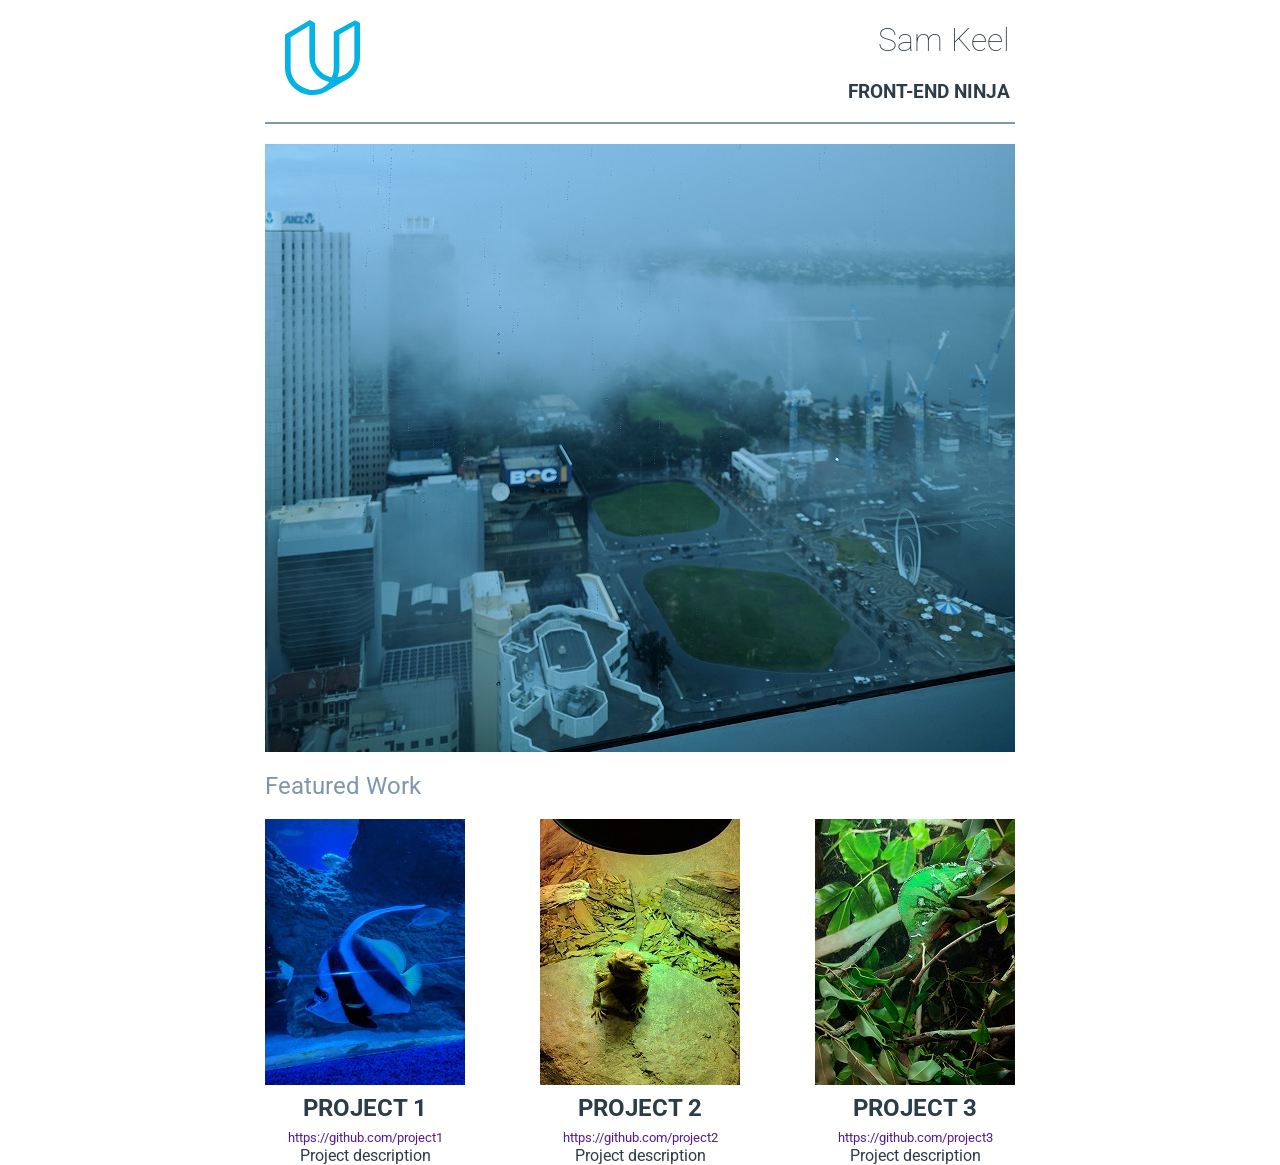
<file: section1/Responsive_web/index.html>
<!DOCTYPE html>
<html>

<head>
    <meta charset="utf-8">
    <meta name="viewport" content="width=device-width, initial-scale=1">
    <title>Project2</title>
    <link rel="stylesheet" href="css/styles.css">
    <link href="https://fonts.googleapis.com/css?family=Roboto:100,200,300,400" rel="stylesheet">
</head>

<body class="content">
    <header class="heading">
        <img src="img/udacityLogo.svg" class="logo-image" alt="Udacity Logo">
        <div class="subtitle">
            <h1 class="name">Sam Keel</h1>
            <h3>FRONT-END NINJA</h3>
        </div>
    </header>

    <img src="img/main.jpg" class=main-img alt="Main image">
    <h2 class="featured-work">Featured Work</h2>

    <div class="projects">
        <div class="project">
            <img src="img/proj1.jpg" alt="Project 1">
            <h2 class="project-text">PROJECT 1</h2>
            <a href="" class="url-text">https://github.com/project1</a>
            <p class="paragraph-text">Project description</p>
        </div>

        <div class="project">
            <img src="img/proj2.jpg" alt="Project 2">
            <h2 class="project-text">PROJECT 2</h2>
            <a href="" class="url-text">https://github.com/project2</a>
            <p class="paragraph-text">Project description</p>
        </div>

        <div class="project">
            <img src="img/proj3.jpg" alt="Project 3">
            <h2 class="project-text">PROJECT 3</h2>
            <a href="" class="url-text">https://github.com/project3</a>
            <p class="paragraph-text">Project description</p>
        </div>
    </div>

</body>

</html>
</file>
<file: section1/Responsive_web/css/styles.css>
/* Structure */


.content {
    max-width: 750px;
    margin: auto;
    font-family: "Roboto", sans-serif;
}


.featured-work {
    color: #7d97ad;
    font-weight: 400;
}


.heading {
    display:flex;
    flex-direction: row;
    box-sizing: border-box;
    justify-content: space-between;
    box-sizing: border-box;
    flex: 1 auto;
    border-bottom: 2px solid #7d97ad;
}


.logo-image {
    max-width: 75px;
    max-height: 75px;
    margin: 20px;
}


.main-img {
    display: flex;
    justify-content: center;
    padding-top: 20px;
    max-width: 100%;
    max-height: 100%;
}


.project {
    display: block;
}


.projects {
    display: flex;
    flex-wrap: wrap;
    text-align: center;
    justify-content: space-between;
    color: #2d3c49
}


@media (max-width: 750px) {
    .projects{
        justify-content: center;
    }
}


/* Typography */


a:link {
    text-decoration: none;
}


a:hover {
    text-decoration: underline;
}


.name {
    font-weight: 100;
}


.paragraph-text {
    margin: 0;
}


.project-text {
    margin-top: 5px;
    margin-bottom: 5px;
}


.subtitle {
    text-align: right ;    
    margin-right: 5px;
    color: #2d3c49
}


.url-text {
    font-size: smaller;
}
</file>
